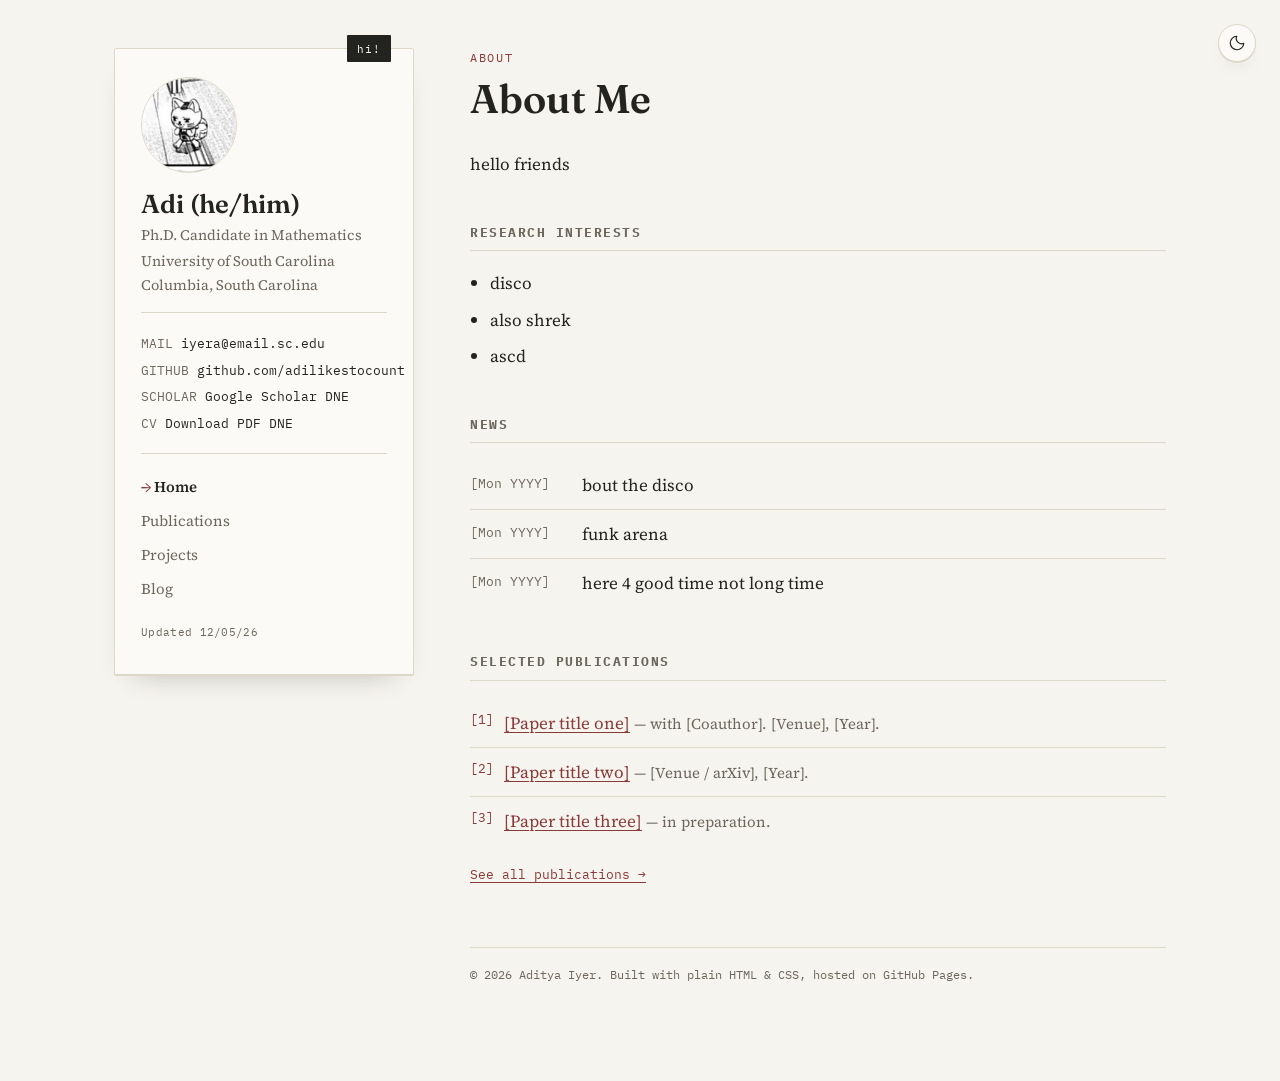
<file: index.html>
<!DOCTYPE html>
<html lang="en">
<head>
<meta charset="UTF-8">
<meta name="viewport" content="width=device-width, initial-scale=1.0">
<script>
  (function () {
    var stored = localStorage.getItem("theme");
    var theme = stored || (window.matchMedia("(prefers-color-scheme: dark)").matches ? "dark" : "light");
    document.documentElement.setAttribute("data-theme", theme);
  })();
</script>
<title>Adi likes to count</title>
<meta name="description" content="Aditya Iyer, math, UofSC, PhD, number theory">
<!--font stuff, apparently??? -->
<link rel="preconnect" href="https://fonts.googleapis.com">
<link href="https://fonts.googleapis.com/css2?family=Fraunces:opsz,wght@9..144,500;9..144,600&family=Source+Serif+4:opsz,wght@8..60,400;8..60,600&family=IBM+Plex+Mono:wght@400;500&display=swap" rel="stylesheet">
<link rel="stylesheet" href="css/style.css">
</head>
<body>

<button class="theme-fab" type="button" aria-label="Toggle dark mode" aria-pressed="false">
  <svg class="icon-moon" viewBox="0 0 24 24" fill="none" stroke="currentColor" stroke-width="1.6" stroke-linecap="round" stroke-linejoin="round" aria-hidden="true"><path d="M21 12.3A9 9 0 1 1 11.7 3a7 7 0 0 0 9.3 9.3Z"/></svg>
  <svg class="icon-sun" viewBox="0 0 24 24" fill="none" stroke="currentColor" stroke-width="1.6" stroke-linecap="round" stroke-linejoin="round" aria-hidden="true"><circle cx="12" cy="12" r="4.5"/><path d="M12 2.5v2.2M12 19.3v2.2M4.4 4.4l1.6 1.6M18 18l1.6 1.6M2.5 12h2.2M19.3 12h2.2M4.4 19.6l1.6-1.6M18 6l1.6-1.6"/></svg>
</button>

<div class="mobile-bar">
  <p class="name">Aditya Iyer</p>
  <button class="nav-toggle" aria-expanded="false">MENU</button>
</div>

<div class="shell">

  <aside class="card">
    <span class="card-tab">hi!</span>
    <div class="card-inner">
      <div class="portrait">
        <img src="images/pfp/turbo.jpg" alt="Adi">
      </div>
      <h1 class="name" style="font-size:26px;">Adi (he/him)</h1>
      <p class="role">Ph.D. Candidate in Mathematics</p>
      <p class="affiliation">University of South Carolina<br>Columbia, South Carolina</p>

      <ul class="contact-list">
        <li><span class="lbl">MAIL</span><a href="mailto:iyera@email.sc.edu">iyera@email.sc.edu</a></li>
        <li><span class="lbl">GITHUB</span><a href="https://github.com/adilikestocount" target="_blank" rel="noopener">github.com/adilikestocount</a></li>
        <li><span class="lbl">SCHOLAR</span><a href="#" target="_blank" rel="noopener">Google Scholar DNE</a></li>
        <li><span class="lbl">CV</span><a href="files/CV.pdf" target="_blank" rel="noopener">Download PDF DNE</a></li>
      </ul>

      <nav>
        <ul class="sidenav">
          <li><a href="index.html" class="active">Home</a></li>
          <li><a href="pages/publications.html">Publications</a></li>
          <li><a href="pages/projects.html">Projects</a></li>
          <li><a href="pages/blog.html">Blog</a></li>
        </ul>
      </nav>

      <p class="card-footer">Updated <span id="updated">07/27/26</span></p>
    </div>
  </aside>

  <main>
    <div class="content">
      <p class="eyebrow">About</p>
      <h1 class="title">About Me</h1>

      <section class="block reveal">
        <p> hello friends </p>
      </section>

      <section class="block reveal">
        <h2>Research Interests</h2>
        <ul class="plain">
          <li>disco</li>
          <li>also shrek</li>
          <li>ascd </li>
        </ul>
      </section>

      <section class="block reveal">
        <h2>News</h2>
        <ul class="ledger">
          <li>
            <span class="date">[Mon YYYY]</span>
            <span>bout the disco</span>
          </li>
          <li>
            <span class="date">[Mon YYYY]</span>
            <span>funk arena</span>
          </li>
          <li>
            <span class="date">[Mon YYYY]</span>
            <span>here 4 good time not long time </span>
          </li>
        </ul>
      </section>

      <section class="block reveal">
        <h2>Selected Publications</h2>
        <ol class="pubs">
          <li>
            <a href="#">[Paper title one]</a>
            <span class="pub-venue">— with [Coauthor]. [Venue], [Year].</span>
          </li>
          <li>
            <a href="#">[Paper title two]</a>
            <span class="pub-venue">— [Venue / arXiv], [Year].</span>
          </li>
          <li>
            <a href="#">[Paper title three]</a>
            <span class="pub-venue">— in preparation.</span>
          </li>
        </ol>
        <p style="margin-top:14px;"><a class="more-link" href="publications.html">See all publications →</a></p>
      </section>
    </div>

    <footer class="site-footer">
      © 2026 Aditya Iyer. Built with plain HTML &amp; CSS, hosted on GitHub Pages.
    </footer>
  </main>

</div>

<script src="js/main.js"></script>
</body>
</html>
</file>
<file: css/style.css>
/* ============================================================
   Design tokens
   ============================================================ */
:root {
  --paper: #f6f4ee;      /* page background */
  --card: #fbfaf6;       /* index-card / surface background */
  --ink: #232420;        /* primary text */
  --ink-soft: #6b675c;   /* secondary text, captions, dates */
  --stamp: #8b3a3a;      /* rubber-stamp accent / links */
  --rule: #ddd7c7;       /* hairline borders */

  --font-display: "Fraunces", Georgia, serif;
  --font-body: "Source Serif 4", Georgia, serif;
  --font-mono: "IBM Plex Mono", ui-monospace, Menlo, monospace;

  --sidebar-width: 300px;
  --content-max: 700px;
}

/*dracula*/

:root[data-theme="dark"] {
  --paper: #282a36;
  --card: #6272A4;
  --ink: #F8F8F2;
  --ink-soft: #F1FA8C;
  --stamp: #d97a6c;
  --rule: #BD93F9;
}


/*old colours:
:root[data-theme="dark"] {
  --paper: #1b1a17;
  --card: #242320;
  --ink: #ece7db;
  --ink-soft: #a39c8c;
  --stamp: #d97a6c;
  --rule: #3a3831;
}
*/

* { box-sizing: border-box; }

body,
.card,
.proj-card {
  transition: background-color 0.2s ease, color 0.2s ease, border-color 0.2s ease;
}

html { scroll-behavior: smooth; }
@media (prefers-reduced-motion: reduce) {
  html { scroll-behavior: auto; }
  * { animation-duration: 0.001ms !important; transition-duration: 0.001ms !important; }
}

body {
  margin: 0;
  background: var(--paper);
  color: var(--ink);
  font-family: var(--font-body);
  font-size: 17px;
  line-height: 1.65;
  -webkit-font-smoothing: antialiased;
}

a {
  color: var(--stamp);
  text-decoration-thickness: 1px;
  text-underline-offset: 3px;
}
a:hover { text-decoration-thickness: 2px; }

a:focus-visible,
button:focus-visible,
input:focus-visible {
  outline: 2px solid var(--stamp);
  outline-offset: 3px;
}

img { max-width: 100%; display: block; }

/* ============================================================
   Page shell
   ============================================================ */
.shell {
  max-width: 1100px;
  margin: 0 auto;
  padding: 48px 24px 96px;
  display: grid;
  grid-template-columns: var(--sidebar-width) minmax(0, 1fr);
  gap: 56px;
  align-items: start;
}

@media (max-width: 860px) {
  .shell {
    grid-template-columns: 1fr;
    padding: 0 0 64px;
    gap: 0;
  }
}

/* ============================================================
   Sidebar — styled as a library index card
   ============================================================ */
.card {
  position: sticky;
  top: 32px;
  background: var(--card);
  border: 1px solid var(--rule);
  border-radius: 2px;
  padding: 28px 26px 22px;
  box-shadow: 0 1px 0 var(--rule), 0 14px 30px -22px rgba(35, 36, 32, 0.45);
}

@media (max-width: 860px) {
  .card {
    position: static;
    border-radius: 0;
    border-left: none;
    border-right: none;
    box-shadow: none;
  }
}

/* die-cut catalog tab */
.card-tab {
  position: absolute;
  top: -14px;
  right: 22px;
  background: var(--ink);
  color: var(--card);
  font-family: var(--font-mono);
  font-size: 11px;
  letter-spacing: 0.08em;
  padding: 5px 10px 4px;
  border-radius: 1px;
}
@media (max-width: 860px) { .card-tab { display: none; } }

.card-inner { position: relative; }

.portrait {
  width: 96px;
  height: 96px;
  border-radius: 50%;
  border: 1px solid var(--rule);
  overflow: hidden;
  margin-bottom: 16px;
  background: var(--paper);
}
.portrait img { width: 100%; height: 100%; object-fit: cover; }

.name {
  font-family: var(--font-display);
  font-size: 26px;
  font-weight: 600;
  font-optical-sizing: auto;
  margin: 0 0 4px;
  line-height: 1.2;
}

.role {
  margin: 0 0 2px;
  font-size: 14.5px;
  color: var(--ink-soft);
}
.affiliation {
  margin: 0 0 14px;
  font-size: 14.5px;
  color: var(--ink-soft);
}

/* rubber-stamp status badge */
.stamp {
  display: inline-block;
  font-family: var(--font-mono);
  font-size: 10.5px;
  letter-spacing: 0.09em;
  color: var(--stamp);
  border: 1.5px dashed var(--stamp);
  border-radius: 3px;
  padding: 5px 9px;
  transform: rotate(-3deg);
  margin-bottom: 18px;
  opacity: 0.85;
}

.theme-fab {
  position: fixed;
  top: 24px;
  right: 24px;
  z-index: 40;
  width: 38px;
  height: 38px;
  padding: 0;
  border-radius: 50%;
  border: 1px solid var(--rule);
  background: var(--card);
  color: var(--ink);
  display: flex;
  align-items: center;
  justify-content: center;
  cursor: pointer;
  box-shadow: 0 1px 0 var(--rule), 0 10px 20px -14px rgba(35, 36, 32, 0.4);
}
.theme-fab svg { width: 18px; height: 18px; }
.theme-fab .icon-sun { display: none; }
:root[data-theme="dark"] .theme-fab .icon-sun { display: block; }
:root[data-theme="dark"] .theme-fab .icon-moon { display: none; }

@media (max-width: 860px) {
  .theme-fab {
    top: 13px;
    right: 68px;
    width: 32px;
    height: 32px;
  }
  .theme-fab svg { width: 16px; height: 16px; }
}

.contact-list {
  list-style: none;
  margin: 0 0 18px;
  padding: 14px 0;
  border-top: 1px solid var(--rule);
  border-bottom: 1px solid var(--rule);
  font-family: var(--font-mono);
  font-size: 12.5px;
}
.contact-list li { margin: 6px 0; }
.contact-list a { color: var(--ink); text-decoration: none; }
.contact-list a:hover { color: var(--stamp); }
.contact-list .lbl { color: var(--ink-soft); margin-right: 8px; }

.sidenav { list-style: none; margin: 0 0 20px; padding: 0; }
.sidenav li { margin: 3px 0; }
.sidenav a {
  display: block;
  text-decoration: none;
  color: var(--ink-soft);
  font-size: 15px;
  padding: 3px 0;
}
.sidenav a::before { content: "  "; }
.sidenav a.active {
  color: var(--ink);
  font-weight: 600;
}
.sidenav a.active::before { content: "→ "; color: var(--stamp); }
.sidenav a:hover { color: var(--stamp); }

.card-footer {
  font-family: var(--font-mono);
  font-size: 10.5px;
  color: var(--ink-soft);
  letter-spacing: 0.03em;
}

/* mobile nav toggle */
.mobile-bar { display: none; }
@media (max-width: 860px) {
  .mobile-bar {
    display: flex;
    align-items: center;
    justify-content: space-between;
    padding: 16px 20px;
    border-bottom: 1px solid var(--rule);
    background: var(--paper);
    position: sticky;
    top: 0;
    z-index: 20;
  }
  .mobile-bar .name { font-size: 18px; margin: 0; }
  .nav-toggle {
    font-family: var(--font-mono);
    font-size: 11px;
    letter-spacing: 0.06em;
    background: none;
    border: 1px solid var(--ink);
    padding: 6px 10px;
    cursor: pointer;
  }
  .card { display: none; padding-top: 20px; }
  .card.open { display: block; }
}

/* ============================================================
   Main content
   ============================================================ */
main { min-width: 0; }
.content { max-width: var(--content-max); }

.eyebrow {
  font-family: var(--font-mono);
  font-size: 12px;
  letter-spacing: 0.14em;
  text-transform: uppercase;
  color: var(--stamp);
  margin: 0 0 8px;
}

h1.title {
  font-family: var(--font-display);
  font-size: 40px;
  font-weight: 600;
  margin: 0 0 28px;
  line-height: 1.15;
}

section.block { margin: 0 0 44px; }
section.block:last-child { margin-bottom: 0; }

.block h2 {
  font-family: var(--font-mono);
  font-size: 12.5px;
  letter-spacing: 0.12em;
  text-transform: uppercase;
  color: var(--ink-soft);
  border-bottom: 1px solid var(--rule);
  padding-bottom: 8px;
  margin: 0 0 18px;
}

.block p { margin: 0 0 16px; }

ul.plain, ol.plain { margin: 0; padding-left: 20px; }
ul.plain li, ol.plain li { margin-bottom: 8px; }

/* ledger-style dated list, for News/Updates */
.ledger { list-style: none; margin: 0; padding: 0; }
.ledger li {
  display: grid;
  grid-template-columns: 96px 1fr;
  gap: 16px;
  padding: 10px 0;
  border-bottom: 1px solid var(--rule);
}
.ledger li:last-child { border-bottom: none; }
.ledger .date {
  font-family: var(--font-mono);
  font-size: 12.5px;
  color: var(--ink-soft);
  padding-top: 2px;
}
@media (max-width: 480px) {
  .ledger li { grid-template-columns: 1fr; gap: 2px; }
}

/* numbered publication list */
ol.pubs { list-style: none; margin: 0; padding: 0; counter-reset: pub; }
ol.pubs li {
  counter-increment: pub;
  position: relative;
  padding: 10px 0 10px 34px;
  border-bottom: 1px solid var(--rule);
}
ol.pubs li:last-child { border-bottom: none; }
ol.pubs li::before {
  content: "[" counter(pub) "]";
  position: absolute;
  left: 0;
  top: 10px;
  font-family: var(--font-mono);
  font-size: 12.5px;
  color: var(--stamp);
}
.pub-venue { color: var(--ink-soft); font-size: 15px; }

.more-link { font-family: var(--font-mono); font-size: 13px; }

/* project cards */
.grid-cards {
  display: grid;
  grid-template-columns: repeat(auto-fit, minmax(220px, 1fr));
  gap: 18px;
}
.proj-card {
  border: 1px solid var(--rule);
  background: var(--card);
  padding: 18px 18px 16px;
  border-radius: 2px;
}
.proj-card h3 {
  font-family: var(--font-display);
  font-size: 19px;
  margin: 0 0 8px;
}
.proj-card p { font-size: 14.5px; margin: 0 0 12px; color: var(--ink); }
.tags { list-style: none; display: flex; flex-wrap: wrap; gap: 6px; padding: 0; margin: 0 0 12px; }
.tags li {
  font-family: var(--font-mono);
  font-size: 10.5px;
  letter-spacing: 0.04em;
  color: var(--ink-soft);
  border: 1px solid var(--rule);
  padding: 3px 7px;
  border-radius: 20px;
}
.proj-links a { font-family: var(--font-mono); font-size: 12.5px; margin-right: 14px; }

/* blog list */
.post-preview {
  padding: 18px 0;
  border-bottom: 1px solid var(--rule);
}
.post-preview:last-child { border-bottom: none; }
.post-preview .date {
  font-family: var(--font-mono);
  font-size: 12px;
  color: var(--ink-soft);
  display: block;
  margin-bottom: 6px;
}
.post-preview h3 {
  font-family: var(--font-display);
  font-size: 22px;
  margin: 0 0 8px;
}
.post-preview h3 a { color: var(--ink); text-decoration: none; }
.post-preview h3 a:hover { color: var(--stamp); }
.post-preview p { margin: 0 0 8px; }

/* single post */
.post-header { margin-bottom: 32px; }
.post-header .date { font-family: var(--font-mono); font-size: 13px; color: var(--ink-soft); }
.post-body h2 { font-family: var(--font-display); font-size: 24px; margin: 32px 0 12px; }
.post-body pre {
  background: var(--card);
  border: 1px solid var(--rule);
  padding: 14px 16px;
  overflow-x: auto;
  font-family: var(--font-mono);
  font-size: 13.5px;
}
.back-link { font-family: var(--font-mono); font-size: 13px; display: inline-block; margin-bottom: 24px; }

/* fade-in on scroll */
.reveal { opacity: 0; transform: translateY(10px); transition: opacity 0.5s ease, transform 0.5s ease; }
.reveal.is-visible { opacity: 1; transform: translateY(0); }

footer.site-footer {
  max-width: var(--content-max);
  margin-top: 60px;
  padding-top: 18px;
  border-top: 1px solid var(--rule);
  font-family: var(--font-mono);
  font-size: 11.5px;
  color: var(--ink-soft);
}
</file>
